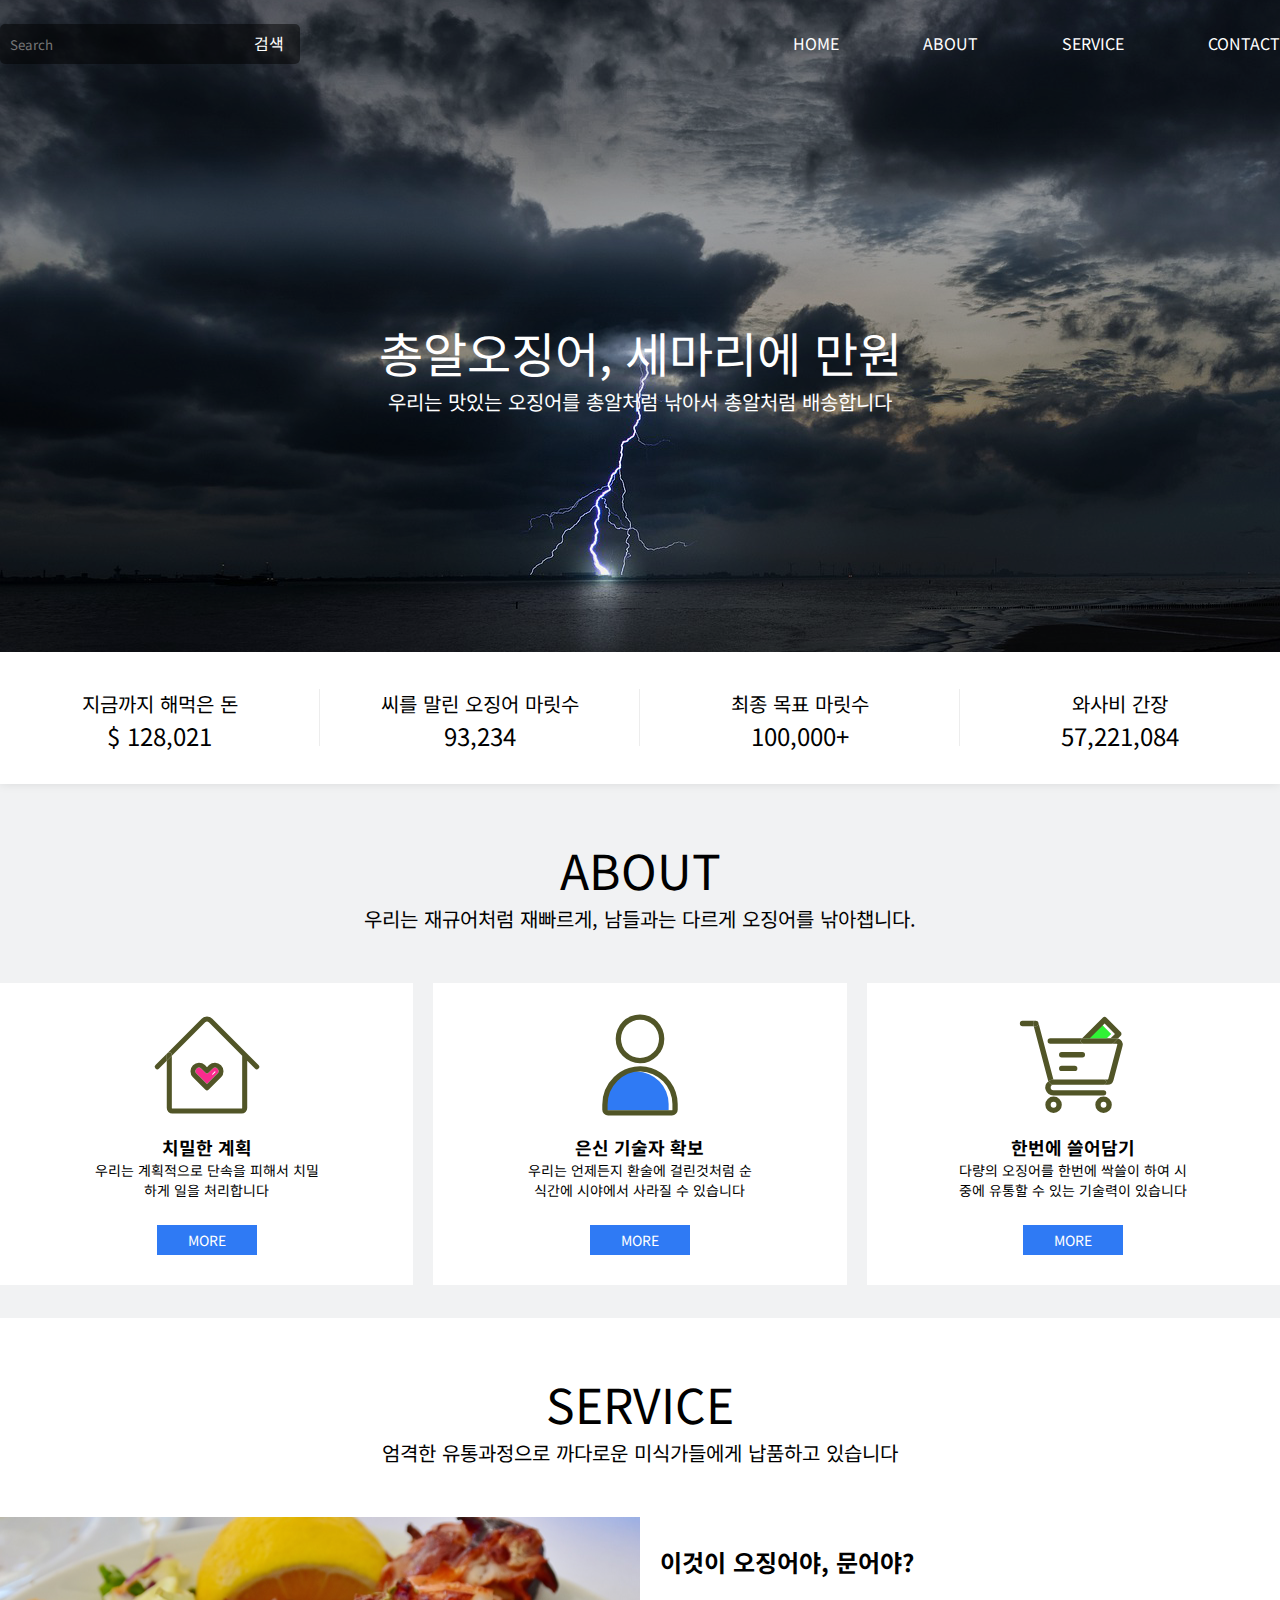
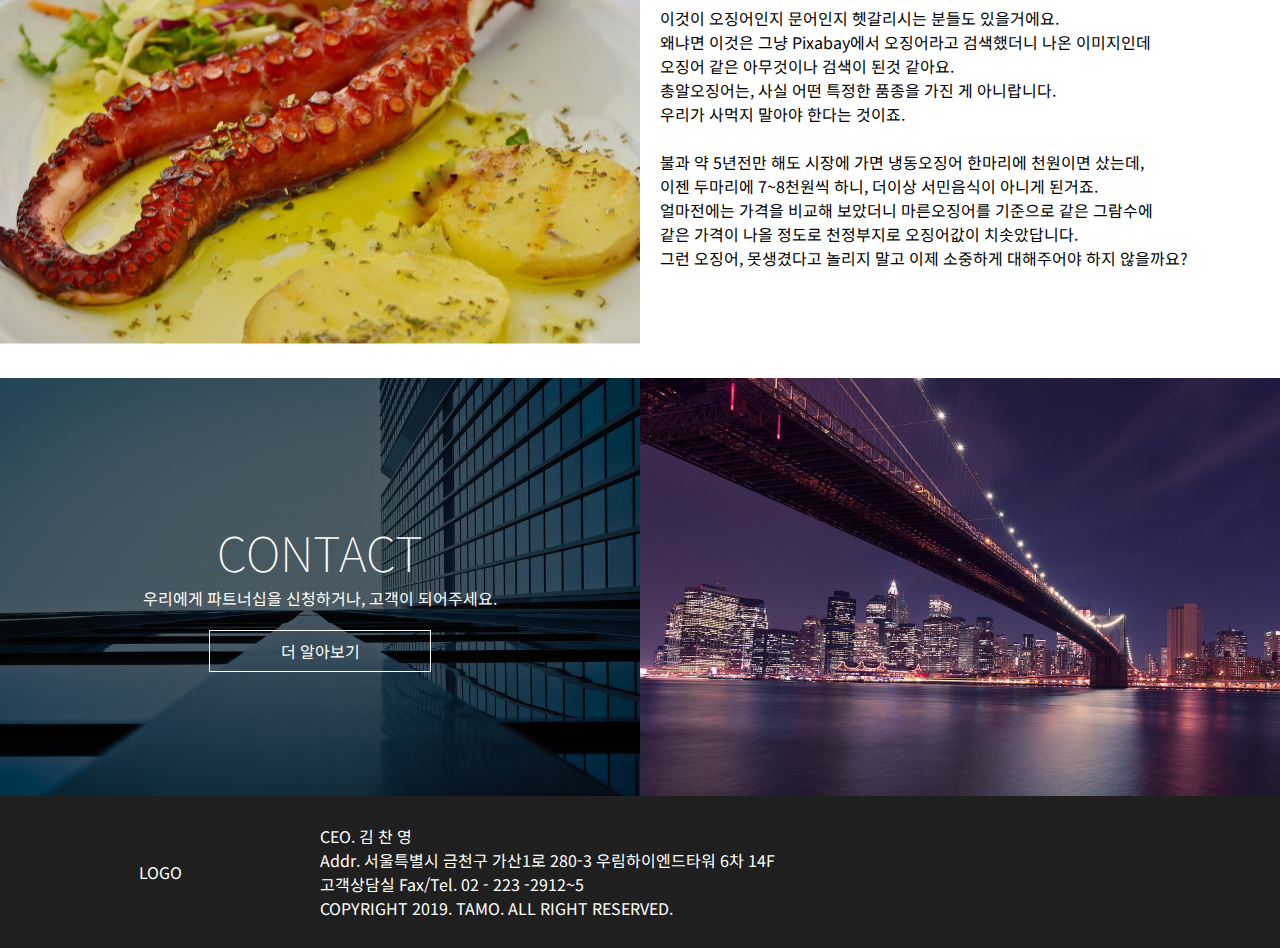
<file: prac01-1/index.html>
<!DOCTYPE html>
<html lang="ko">
    <head>
        <meta charset="UTF-8">
        <meta http-equiv="X-UA-Compatible" content="IE=edge">
        <meta name="viewport" content="width=device-width, initial-scale=1.0">
        <title>Document</title>
        <link rel="stylesheet" href="main.css">
    </head>
    <body>
        <div class="wrap">
            <div class="intro_bg">
                <div class="header">
                    <div class="search_area">
                            <input type="serch" placeholder="Search">
                            <span>검색</span>
                    </div>
                    <ul class="nav">
                        <li><a href="#">HOME</a></li>
                        <li><a href="#">ABOUT</a></li>
                        <li><a href="#">SERVICE</a></li>
                        <li><a href="#">CONTACT</a></li>
                    </ul>
                </div>
                <div class="intro_text">
                    <h1>총알오징어, 세마리에 만원</h1>
                    <h4>우리는 맛있는 오징어를 총알처럼 낚아서 총알처럼 배송합니다</h4>
                </div>
            </div>
            <!--intro end-->
            <ul class="amount">
                <li>
                    <div>
                        <div class="contents1">지금까지 해먹은 돈</div>
                        <div class="result">$ 128,021</div>
                    </div>
                </li>
                <li>
                    <div>
                        <div class="contents1">씨를 말린 오징어 마릿수</div>
                        <div class="result">93,234</div>
                    </div>
                </li>
                <li>
                    <div>
                        <div class="contents1">최종 목표 마릿수</div>
                        <div class="result">100,000+</div>
                    </div>
                </li>
                <li>
                    <div>
                        <div class="contents1">와사비 간장</div>
                        <div class="result">57,221,084</div>
                    </div>
                </li>
            </ul>
            <!--amount end-->
            <div class="main_text0">
                <h1>ABOUT</h1>
                <div class="contents1">우리는 재규어처럼 재빠르게, 남들과는 다르게 오징어를 낚아챕니다.</div>

                <ul class="icons">
                    <li>
                        <div class="icon_img">
                            <img src="../images/icon03.svg" alt="icon3">
                        </div>
                        <div class="text_bold">치밀한 계획</div>
                        <div class="contents3">
                            우리는 계획적으로 단속을 피해서 치밀하게 일을 처리합니다
                        </div>
                        <div class="more">MORE</div>
                    </li>
                    <li>
                        <div class="icon_img">
                            <img src="../images/icon01.svg" alt="icon1">
                        </div>
                        <div class="text_bold">은신 기술자 확보</div>
                        <div class="contents3">
                            우리는 언제든지 환술에 걸린것처럼 순식간에 시야에서 사라질 수 있습니다
                        </div>
                        <div class="more">MORE</div>
                    </li>
                    <li>
                        <div class="icon_img">
                            <img src="../images/icon02.svg" alt="icon2">
                        </div>
                        <div class="text_bold">한번에 쓸어담기</div>
                        <div class="contents3">
                            다량의 오징어를 한번에 싹쓸이 하여 시중에 유통할 수 있는 기술력이 있습니다
                        </div>
                        <div class="more">MORE</div>
                    </li>
                </ul>
            </div>
            <!--main_text0 end-->
            <div class="main_text1">
                <h1>SERVICE</h1>
                <div class="contents1">엄격한 유통과정으로 까다로운 미식가들에게 납품하고 있습니다</div>

                <div class="service">
                    <div class="food_photo">
                        <img src="../images/food.png" alt="food">
                    </div>
                    
                    <div class="contents2">
                        <h2>이것이 오징어야, 문어야?</h2>

                        이것이 오징어인지 문어인지 헷갈리시는 분들도 있을거에요. 
                        <br>왜냐면 이것은 그냥 Pixabay에서 오징어라고 검색했더니 나온 이미지인데 
                        <br>오징어 같은 아무것이나 검색이 된것 같아요. 
                        <br>총알오징어는, 사실 어떤 특정한 품종을 가진 게 아니랍니다.
                        <br>우리가 사먹지 말아야 한다는 것이죠. 
                        <br>
                        <br>불과 약 5년전만 해도 시장에 가면 냉동오징어 한마리에 천원이면 샀는데, 
                        <br>이젠 두마리에 7~8천원씩 하니, 더이상 서민음식이 아니게 된거죠. 
                        <br>얼마전에는 가격을 비교해 보았더니 마른오징어를 기준으로 같은 그람수에 
                        <br>같은 가격이 나올 정도로 천정부지로 오징어값이 치솟았답니다. 
                        <br>그런 오징어, 못생겼다고 놀리지 말고 이제 소중하게 대해주어야 하지 않을까요?
                    </div>
                </div>
            </div>
            <!--main_text1 end-->
            <div class="main_text2">
                <ul>
                    <li>
                        <div><h1>CONTACT</h1></div>
                        <div>우리에게 파트너십을 신청하거나, 고객이 되어주세요.</div>
                        <div class="more2">더 알아보기</div>
                    </li>
                    <li></li>
                </ul>
            </div>
            <!--main_text2 end-->
            <footer>
                <div class="logo">LOGO</div>
                <div class="info">
                    CEO. 김 찬 영 <br>
                    Addr. 서울특별시 금천구 가산1로 280-3 우림하이엔드타워 6차 14F <br>
                    고객상담실 Fax/Tel. 02 - 223 -2912~5 <br>
                    COPYRIGHT 2019. TAMO. ALL RIGHT RESERVED.
                </div>
            </footer>
        </div>
    </body>
</html>
</file>
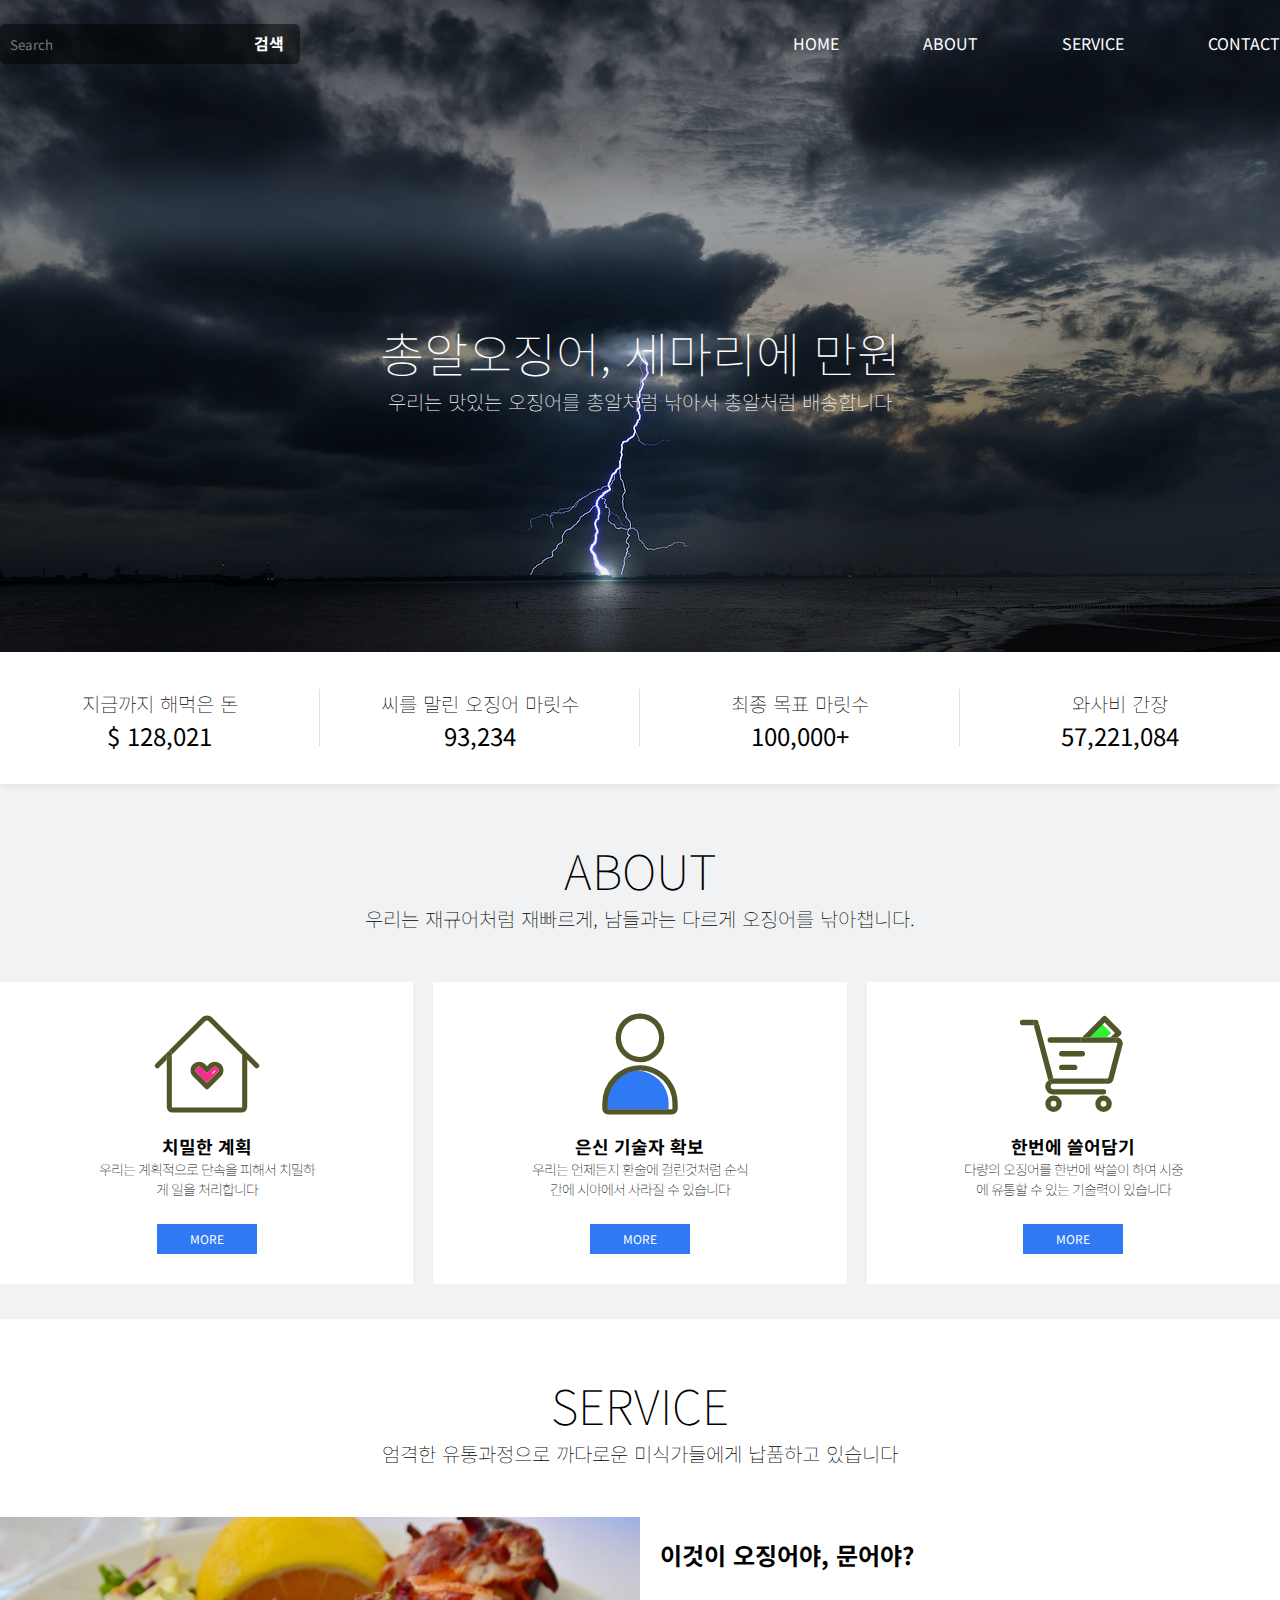
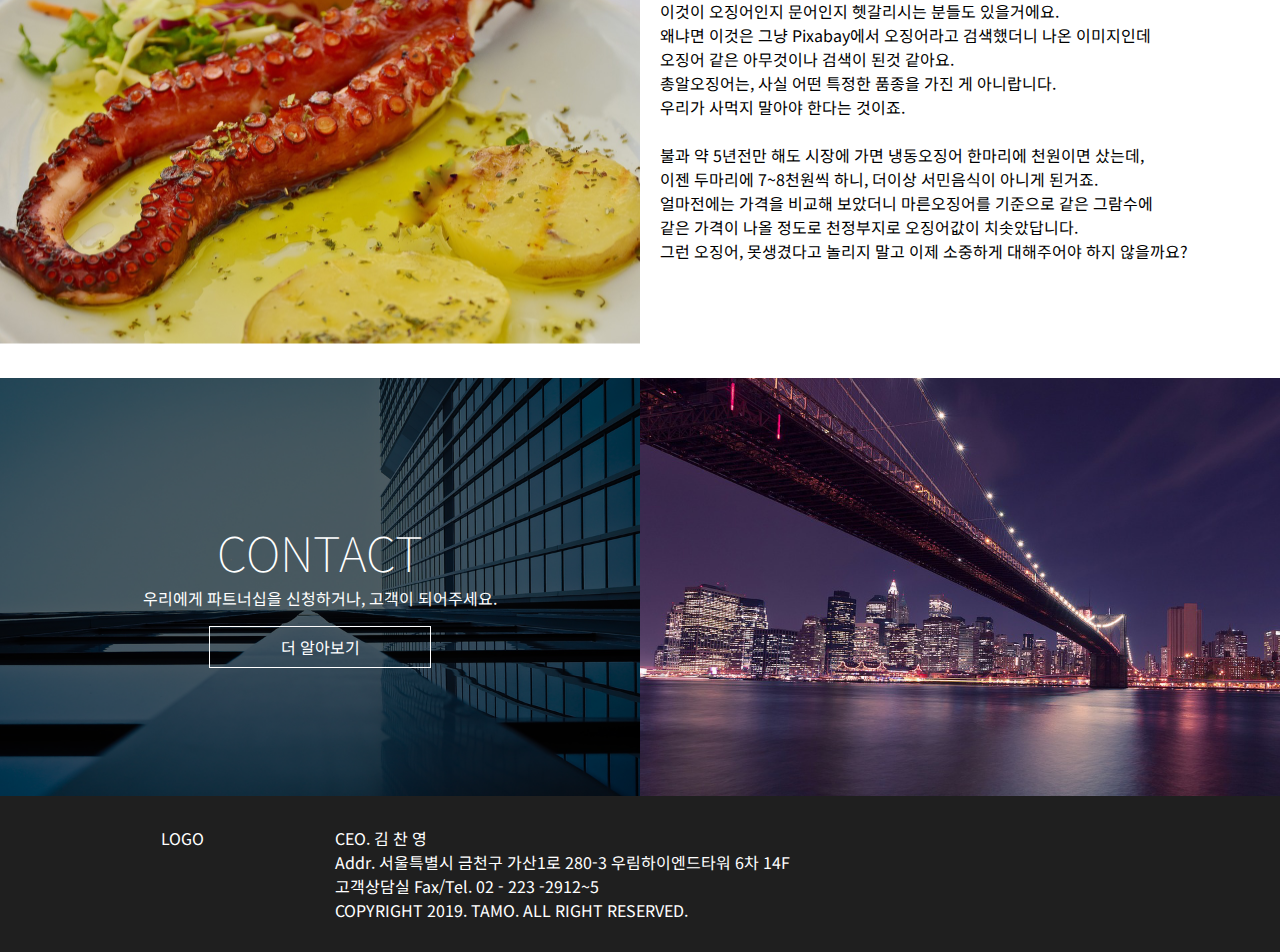
<file: prac01/index.html>
<!DOCTYPE html>
<html lang="ko">
    <head>
        <meta charset="UTF-8">
        <meta http-equiv="X-UA-Compatible" content="IE=edge">
        <meta name="viewport" content="width=device-width, initial-scale=1.0">
        <title>Document</title>
        <link rel="stylesheet" href="main.css">
    </head>
    <body>
        <div class="wrap">
            <div class="intro_bg">
                <div class="header" id="link_header">
                    <div class="search_area">
                        <form action="#">
                            <input type="search" placeholder="Search">
                            <span>검색</span>
                        </form>
                    </div>
                    <ul class="nav">
                        <li><a href="#link_header">HOME</a></li>
                        <li><a href="#link_main_text0">ABOUT</a></li>
                        <li><a href="#link_main_text1">SERVICE</a></li>
                        <li><a href="#link_main_text2">CONTACT</a></li>
                    </ul>
                </div>
                <div class="intro_text">
                    <h1>총알오징어, 세마리에 만원</h1>
                    <h4 class="contents1">우리는 맛있는 오징어를 총알처럼 낚아서 총알처럼 배송합니다</h4>
                </div>
            </div>
            <!--intro end-->
            <ul class="amount">
                <li>
                    <div>
                        <div class="contents1">지금까지 해먹은 돈</div>
                        <div class="result">$ 128,021</div>
                    </div>
                </li>
                <li>
                    <div>
                        <div class="contents1">씨를 말린 오징어 마릿수</div>
                        <div class="result">93,234</div>
                    </div>
                </li>
                <li>
                    <div>
                        <div class="contents1">최종 목표 마릿수</div>
                        <div class="result">100,000+</div>
                    </div>
                </li>
                <li>
                    <div>
                        <div class="contents1">와사비 간장</div>
                        <div class="result">57,221,084</div>
                    </div>
                </li> 
            </ul>
            <!--amount end-->
            <div class="main_text0" id="link_main_text0">
                <h1>ABOUT</h1>
                <div class="contents1">우리는 재규어처럼 재빠르게, 남들과는 다르게 오징어를 낚아챕니다.</div>

                <ul class="icons">
                    <li>
                        <div class="icon_img">
                            <img src="../images/icon03.svg" alt="">
                        </div>
                        <div class="contents1_bold">치밀한 계획</div>
                        <div class="contents3">
                            우리는 계획적으로 단속을 피해서 치밀하게 일을 처리합니다
                        </div>
                        <div class="more">MORE</div>
                    </li>
                    <li>
                        <div class="icon_img">
                            <img src="../images/icon01.svg" alt="">
                        </div>
                        <div class="contents1_bold">은신 기술자 확보</div>
                        <div class="contents3">
                            우리는 언제든지 환술에 걸린것처럼 순식간에 시야에서 사라질 수 있습니다
                        </div>
                        <div class="more">MORE</div>
                    </li>
                    <li>
                        <div class="icon_img">
                            <img src="../images/icon02.svg" alt="">
                        </div>
                        <div class="contents1_bold">한번에 쓸어담기</div>
                        <div class="contents3">
                            다량의 오징어를 한번에 싹쓸이 하여 시중에 유통할 수 있는 기술력이 있습니다
                        </div>
                        <div class="more">MORE</div>
                    </li>
                </ul>
            </div>
            <div class="main_text1" id="link_main_text1">
                <h1>SERVICE</h1>
                <div class="contents1">엄격한 유통과정으로 까다로운 미식가들에게 납품하고 있습니다</div>
                <div class="service">
                    <div class="food_photo">
                        <img src="../images/food.png" alt="food">
                    </div>
                    <div class="contents2">
                        <h2>이것이 오징어야, 문어야?</h2>

                        이것이 오징어인지 문어인지 헷갈리시는 분들도 있을거에요. 
                        <br>왜냐면 이것은 그냥 Pixabay에서 오징어라고 검색했더니 나온 이미지인데 
                        <br>오징어 같은 아무것이나 검색이 된것 같아요. 
                        <br>총알오징어는, 사실 어떤 특정한 품종을 가진 게 아니랍니다.
                        <br>우리가 사먹지 말아야 한다는 것이죠. 
                        <br>
                        <br>불과 약 5년전만 해도 시장에 가면 냉동오징어 한마리에 천원이면 샀는데, 
                        <br>이젠 두마리에 7~8천원씩 하니, 더이상 서민음식이 아니게 된거죠. 
                        <br>얼마전에는 가격을 비교해 보았더니 마른오징어를 기준으로 같은 그람수에 
                        <br>같은 가격이 나올 정도로 천정부지로 오징어값이 치솟았답니다. 
                        <br>그런 오징어, 못생겼다고 놀리지 말고 이제 소중하게 대해주어야 하지 않을까요?
                    </div>
                </div>
            </div>
            <div class="main_text2" id="link_main_text2">
                <ul>
                    <li>
                        <div><h1>CONTACT</h1></div>
                        <div>우리에게 파트너십을 신청하거나, 고객이 되어주세요.</div>
                        <div class="more2">
                            더 알아보기
                        </div>
                    </li>
                    <li></li>
                </ul>
            </div>
            <footer>
                <div>
                    LOGO
                </div>
                <div>
                    CEO. 김 찬 영 <br>
                    Addr. 서울특별시 금천구 가산1로 280-3 우림하이엔드타워 6차 14F <br>
                    고객상담실 Fax/Tel. 02 - 223 -2912~5 <br>
                    COPYRIGHT 2019. TAMO. ALL RIGHT RESERVED.
                </div>
            </footer>
        </div>
    </body>
</html>
</file>
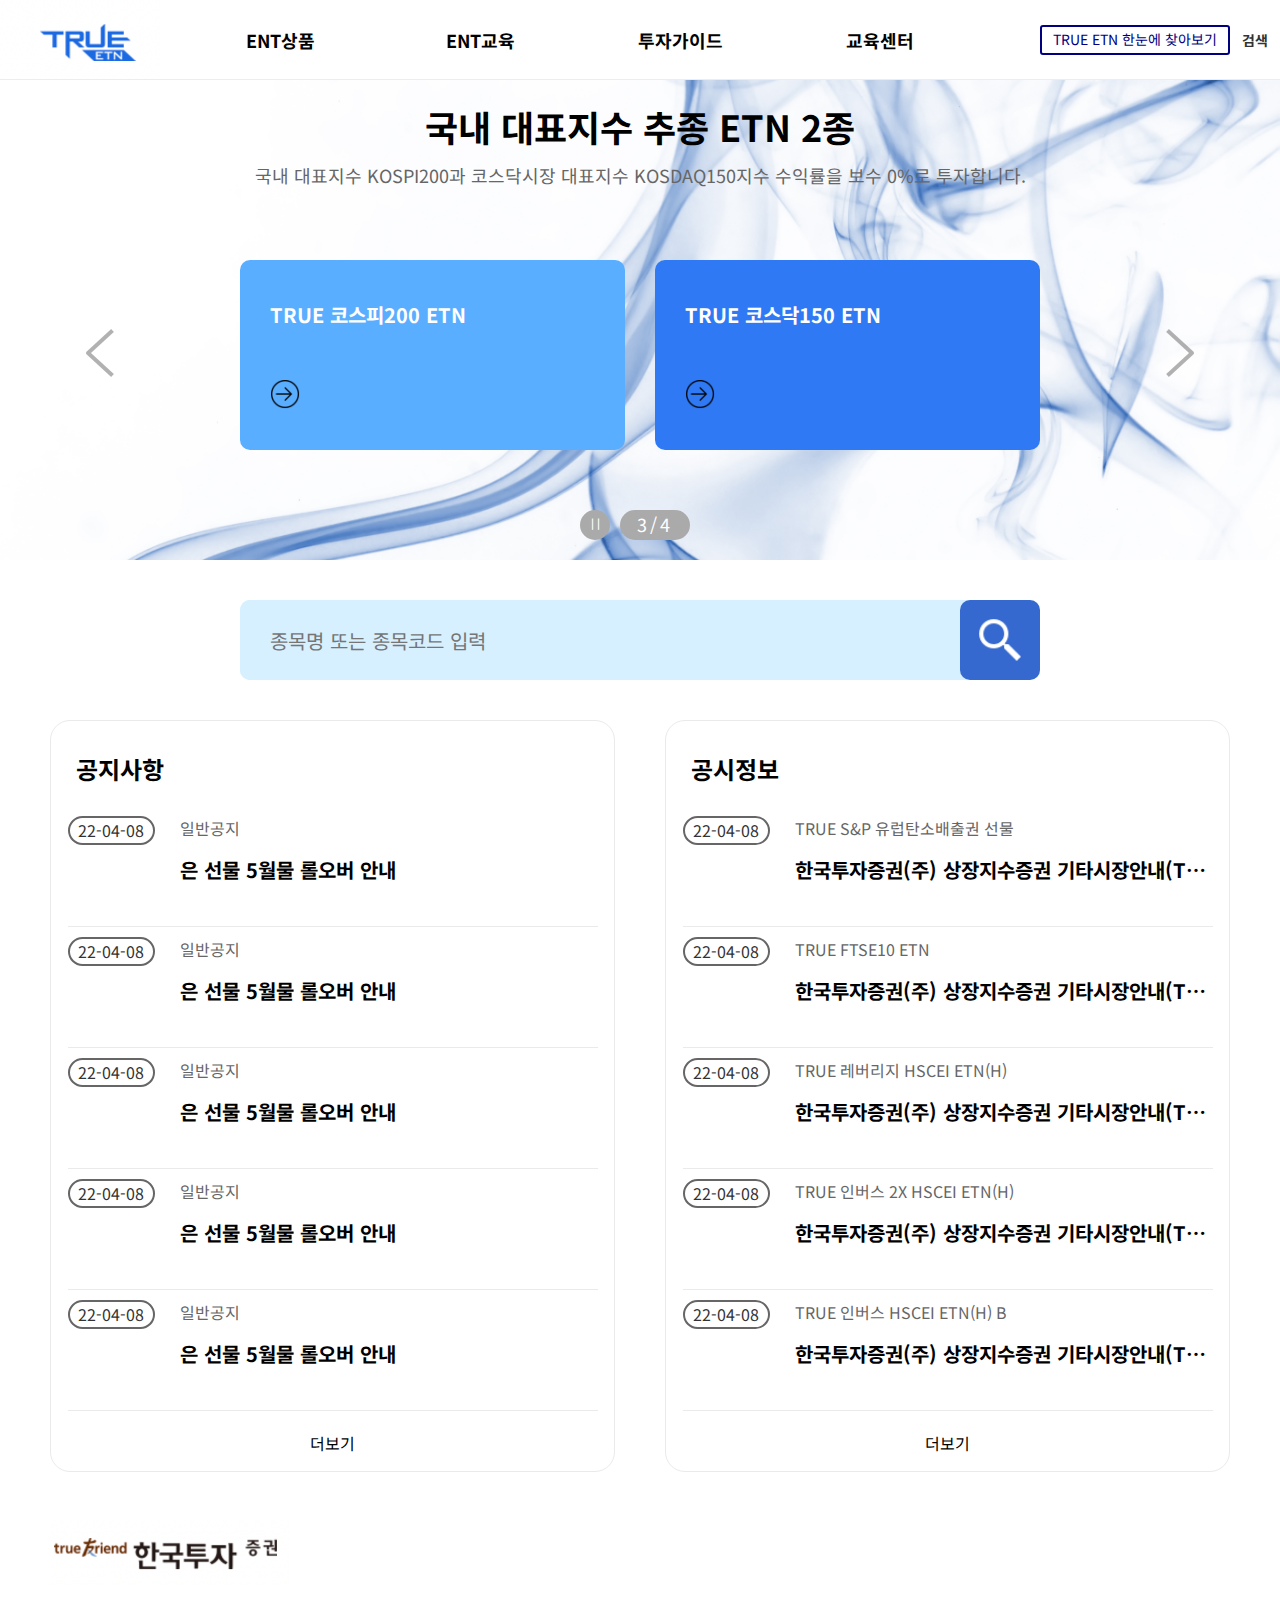
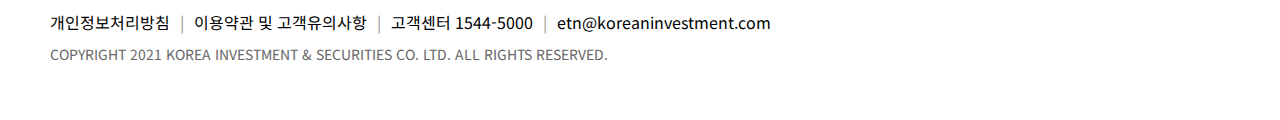
<file: prac02/index.html>
<!DOCTYPE html>
<html lang="ko">
    <head>
        <meta charset="UTF-8">
        <meta http-equiv="X-UA-Compatible" content="IE=edge">
        <meta name="viewport" content="width=device-width, initial-scale=1.0">
        <title>Document</title>
        <link rel="stylesheet" href="main.css">
    </head>
    <body>
        <header>
            <div class="inner_wrap">
                <h1 class="logo">
                    <img src="../images/logo01.png" alt="logo">
                </h1>
                <ul class="nav">
                    <li><a href="#">ENT상품</a></li>
                    <li><a href="#">ENT교육</a></li>
                    <li><a href="#">투자가이드</a></li>
                    <li><a href="#">교육센터</a></li>
                </ul>
                <div class="side">
                    <div class="sub_menu">TRUE ETN 한눈에 찾아보기</div>
                    <div class="search">검색</div>
                </div>
            </div>
        </header>
        <!--header end-->
        <div class="main_text0">
            <div class="title">
                <h2>국내 대표지수 추종 ETN 2종</h2>
                <p>국내 대표지수 KOSPI200과 코스닥시장 대표지수 KOSDAQ150지수 수익률을 보수 0%로 투자합니다.</p>
            </div>

            <ul class="kospi_kosdaq">
                <li>
                    <a href="#">
                        <div class="kospi">
                            <h4>TRUE 코스피200 ETN</h4>
                            <div class="more">
                                <img src="../images/right.png" alt="right">
                            </div>
                        </div>
                    </a>
                </li>
                <li>
                    <a href="#">
                        <div class="kosdaq">
                            <h4>TRUE 코스닥150 ETN</h4>
                            <div class="more">
                                <img src="../images/right.png" alt="right">
                            </div>
                        </div>
                    </a>
                </li>
            </ul>
            <div class="page_prev">
                <img src="../images/page_prev.png" alt="arrow01">
            </div>
            <div class="page_next">
                <img src="../images/page_next.png" alt="arrow02">
            </div>
            <div class="page_ctrl">
                <div class="stop">| |</div>
                <div class="pages">3/4</div>
            </div>
        </div>
        <!--main_text0 end-->
        <div class="search_area">
            <input type="search" id="search" placeholder="종목명 또는 종목코드 입력">
            <div class="search_icon" id="search">
                <img src="../images/search.png" alt="search">
            </div>
        </div>
        <!--search_area end-->
        <div class="main_text1">
            <ul>

                <li>
                    <h2>공지사항</h2>
                    <ul class="notice_wrap">
                        <li>
                            <a href="#">
                            <div class="date">22-04-08</div>
                            <div class="text">
                                <div class="category">일반공지</div>
                                <div class="title">은 선물 5월물 롤오버 안내</div>
                            </div>
                            </a>
                        </li>
                        <li>
                            <a href="#">
                            <div class="date">22-04-08</div>
                            <div class="text">
                                <div class="category">일반공지</div>
                                <div class="title">은 선물 5월물 롤오버 안내</div>
                            </div>
                            </a>
                        </li>
                        <li>
                            <a href="#">
                            <div class="date">22-04-08</div>
                            <div class="text">
                                <div class="category">일반공지</div>
                                <div class="title">은 선물 5월물 롤오버 안내</div>
                            </div>
                            </a>
                        </li>
                        <li>
                            <a href="#">
                            <div class="date">22-04-08</div>
                            <div class="text">
                                <div class="category">일반공지</div>
                                <div class="title">은 선물 5월물 롤오버 안내</div>
                            </div>
                            </a>
                        </li>
                        <li>
                            <a href="#">
                            <div class="date">22-04-08</div>
                            <div class="text">
                                <div class="category">일반공지</div>
                                <div class="title">은 선물 5월물 롤오버 안내</div>
                            </div>
                            </a>
                        </li>
                    </ul>
                    <div class="more">더보기</div>
                </li>

                <li>
                    <h2>공시정보</h2>
                    <ul class="notice_wrap">
                        <li>
                            <a href="#">
                            <div class="date">22-04-08</div>
                            <div class="text">
                                <div class="category">TRUE S&P 유럽탄소배출권 선물</div>
                                <div class="title">한국투자증권(주) 상장지수증권 기타시장안내(TRUE S&P 유럽탄소배출권 선물 ETN(H)</div>
                            </div>
                            </a>
                        </li>
                        <li>
                            <a href="#">
                            <div class="date">22-04-08</div>
                            <div class="text">
                                <div class="category">TRUE FTSE10 ETN</div>
                                <div class="title">한국투자증권(주) 상장지수증권 기타시장안내(TRUE FTSE10 ETN)</div>
                            </div>
                            </a>
                        </li>
                        <li>
                            <a href="#">
                            <div class="date">22-04-08</div>
                            <div class="text">
                                <div class="category">TRUE 레버리지 HSCEI ETN(H)</div>
                                <div class="title">한국투자증권(주) 상장지수증권 기타시장안내(TRUE 레버리지 HSCEI ETN(H))</div>
                            </div>
                            </a>
                        </li>
                        <li>
                            <a href="#">
                            <div class="date">22-04-08</div>
                            <div class="text">
                                <div class="category">TRUE 인버스 2X HSCEI ETN(H)</div>
                                <div class="title">한국투자증권(주) 상장지수증권 기타시장안내(TRUE 인버스 2X HSCEI ETN(H))</div>
                            </div>
                            </a>
                        </li>
                        <li>
                            <a href="#">
                            <div class="date">22-04-08</div>
                            <div class="text">
                                <div class="category">TRUE 인버스 HSCEI ETN(H) B</div>
                                <div class="title">한국투자증권(주) 상장지수증권 기타시장안내(TRUE 인버스 HSCEI ETN(H) B)</div>
                            </div>
                            </a>
                        </li>
                    </ul>
                    <div class="more">더보기</div>
                </li>

            </ul>
        </div>
        <!--main_text1 end-->
        <footer>
            <div class="footer_logo">
                <img src="../images/footer_logo.png" alt="footlogo">
            </div>

            <ul class="foot_nav">
                <li><a href="#">개인정보처리방침</a></li>
                <li><a href="#">이용약관 및 고객유의사항</a></li>
                <li><a href="#">고객센터 1544-5000</a></li>
                <li><a href="#">etn@koreaninvestment.com</a></li>
            </ul>

            <div class="copyright">COPYRIGHT 2021 KOREA INVESTMENT & SECURITIES CO. LTD. ALL RIGHTS RESERVED.</div>
        </footer>
    </body>
</html>
</file>
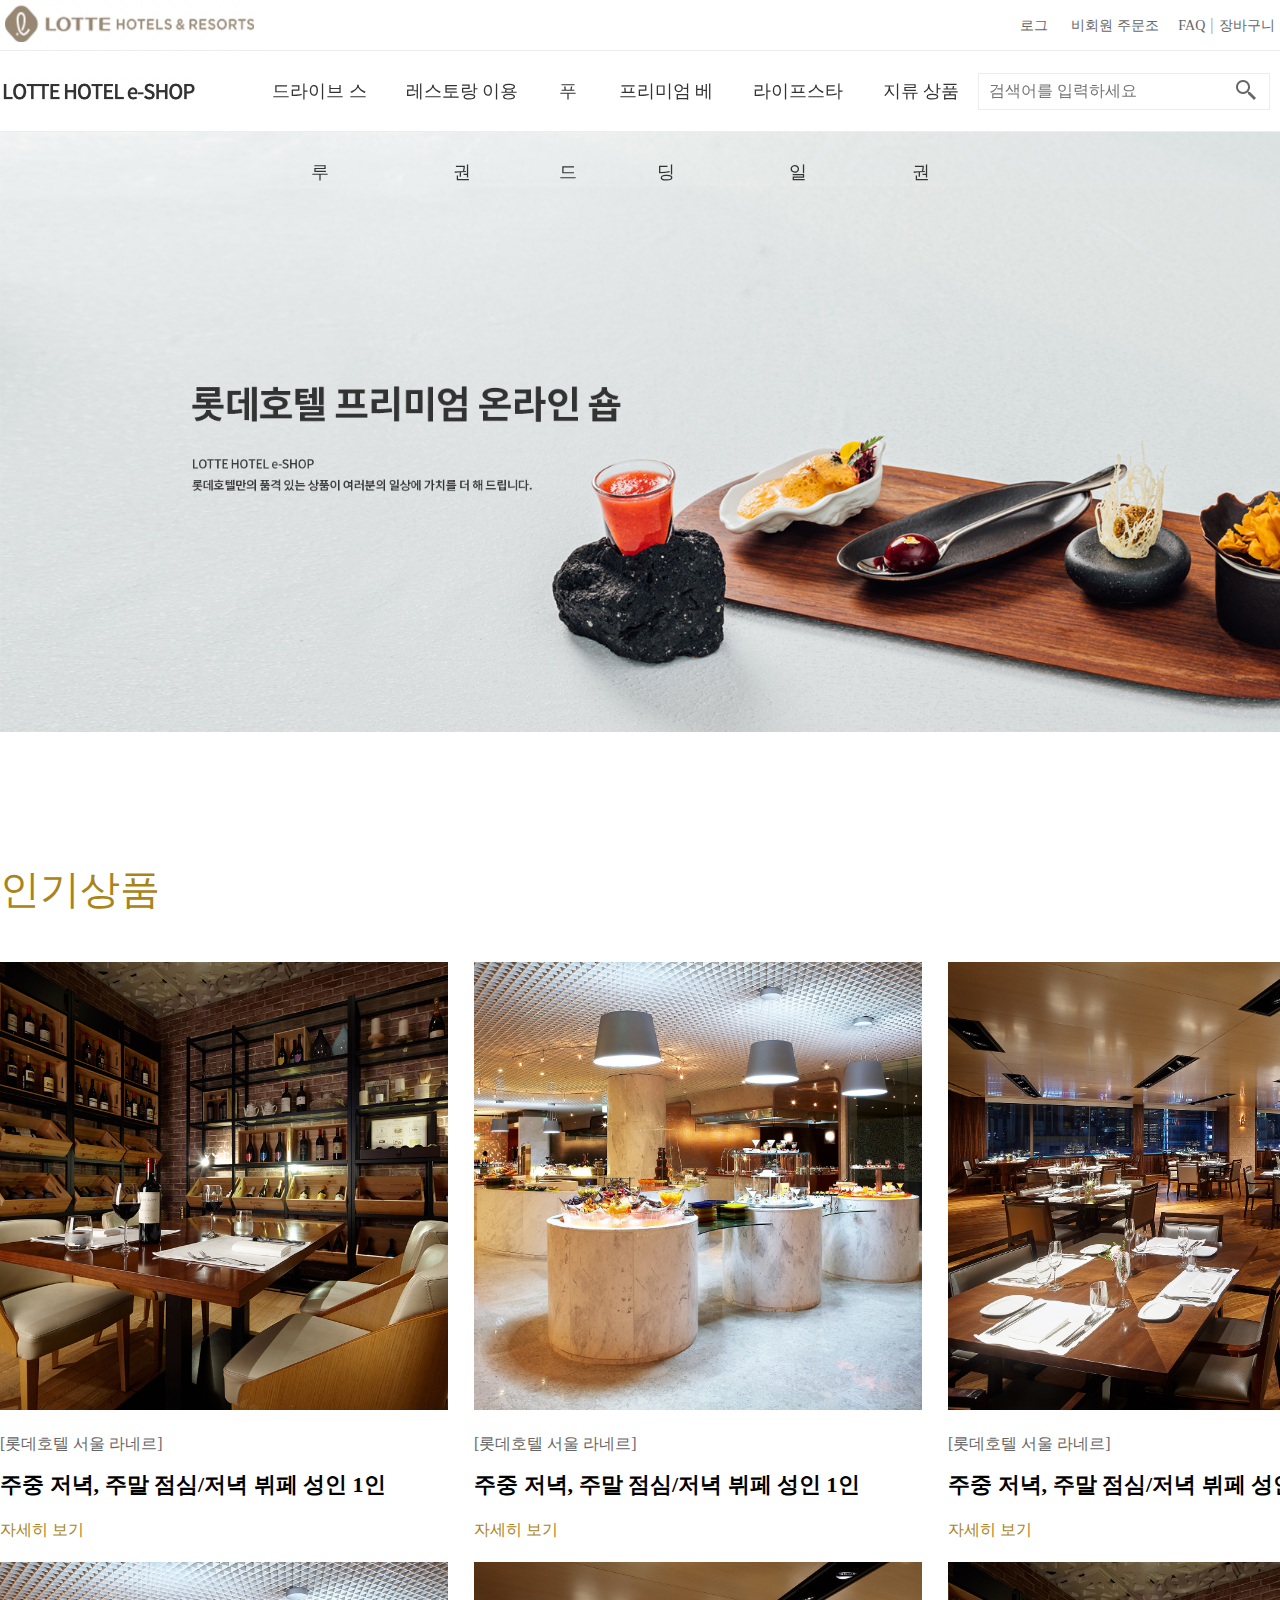
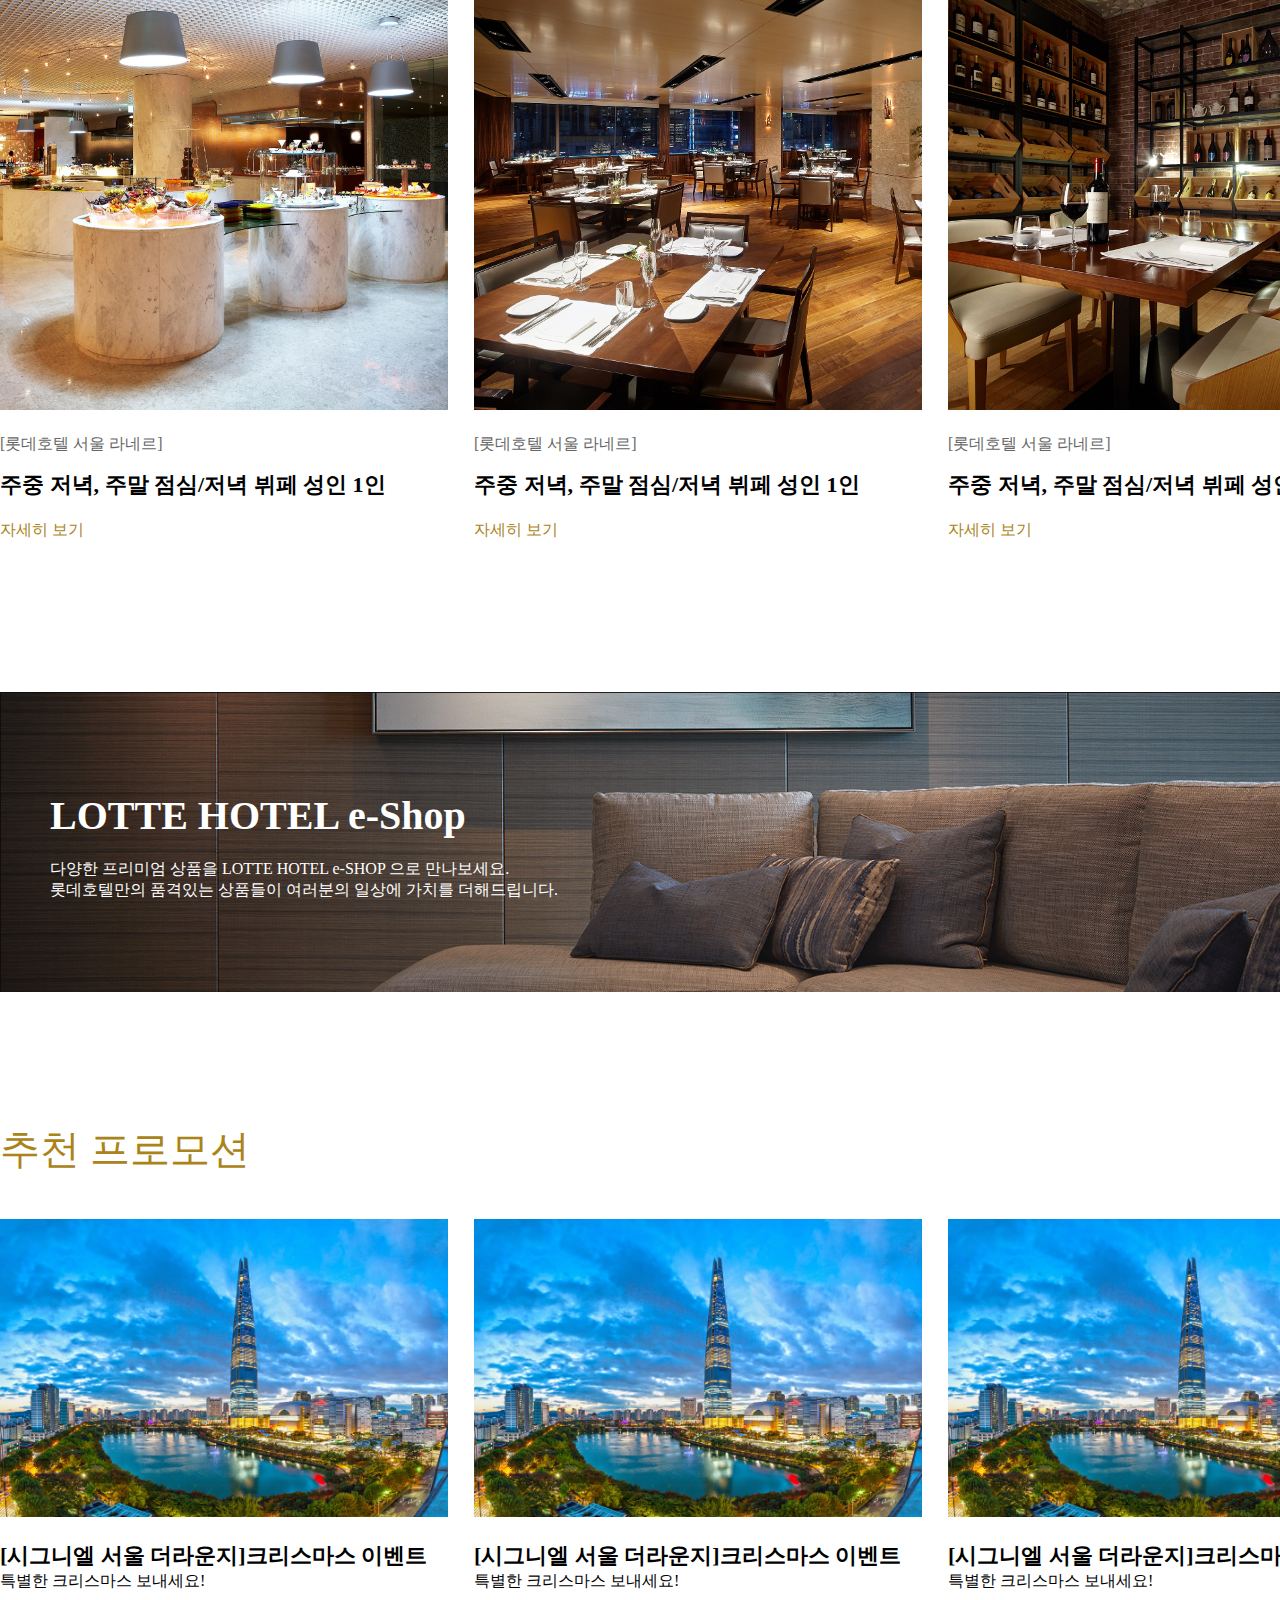
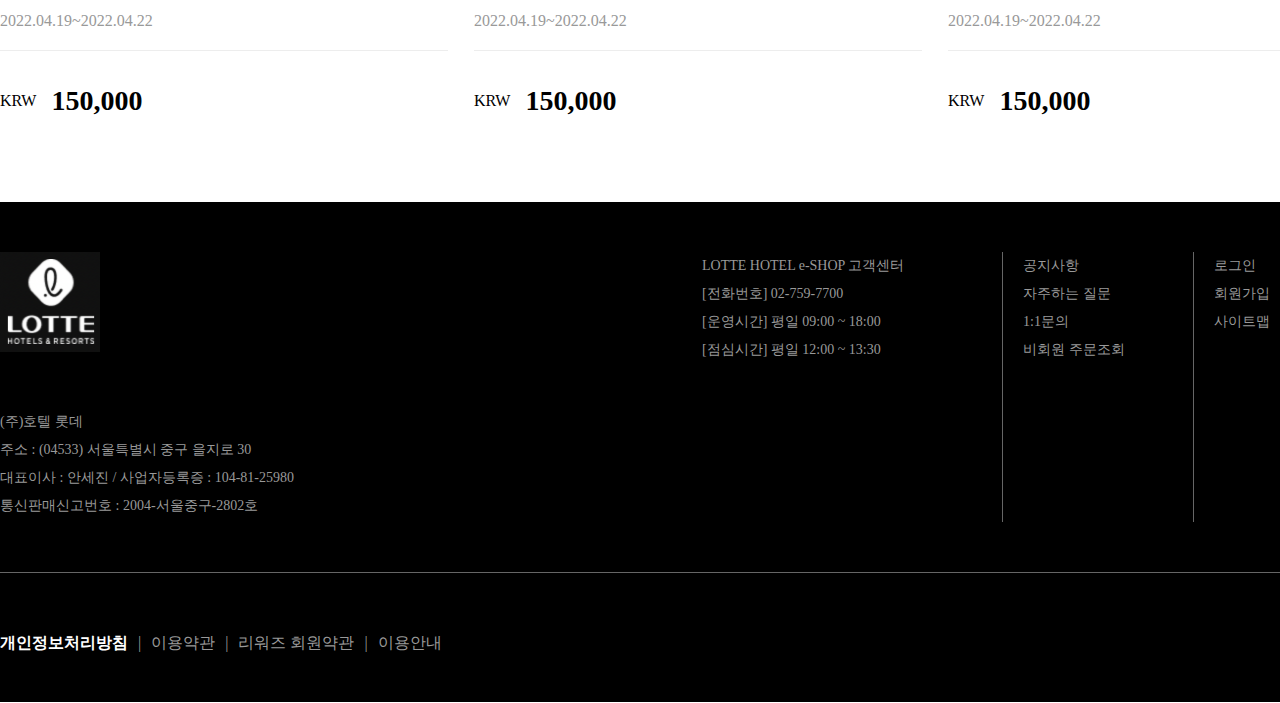
<file: prac03/index.html>
<!DOCTYPE html>
<html lang="en">
    <head>
        <meta charset="UTF-8">
        <title>Document</title>
        <link rel="stylesheet" href="main.css">
    </head>
    <body>
        <div class="wrap">
            <header>
                <div class="inner_wrap">
                    <h1><img src="../images/lotte_logo.png" alt="logo"></h1>

                    <ul>
                        <li><a href="#">로그인</a></li>
                        <li><a href="#">비회원 주문조회</a></li>
                        <li><a href="#">FAQ</a></li>
                        <li><a href="#">장바구니</a></li>
                    </ul>
                </div>  
            </header>
            <!--header end-->
            <nav>
                <div class="inner_wrap">
                    <div class="logo_img2">
                        <img src="../images/lotte_logo02.png" alt="logo02">
                    </div>

                    <ul class="nav">
                        <li><a href="#">드라이브 스루</a></li>
                        <li><a href="#">레스토랑 이용권</a></li>
                        <li><a href="#">푸드</a></li>
                        <li><a href="#">프리미엄 베딩</a></li>
                        <li><a href="#">라이프스타일</a></li>
                        <li><a href="#">지류 상품권</a></li>
                    </ul>

                    <div class="search_area">
                        <form action="#">
                            <input type="serach" placeholder="검색어를 입력하세요">
                            <img src="../images/search_gr.png" alt="search">
                        </form>
                    </div>
                </div>
            </nav>
            <!--nav end-->
            <div class="main_text0"></div>
            <!--main_text0 end-->
            <div class="main_text1">
                <div class="inner_wrap">
                    <h2>인기상품</h2>

                    <ul>
                        <li>
                            <a href="#">
                                <div class="main1_img">
                                    <img src="../images/lotte_img01.jpeg" alt="img01">
                                </div>
                                <p>[롯데호텔 서울 라네르]</p>
                                <h4>주중 저녁, 주말 점심/저녁 뷔페 성인 1인</h4>
                                <a href="#">자세히 보기</a>
                            </a>
                        </li>
                        <li>
                            <a href="#">
                                <div class="main1_img">
                                    <img src="../images/lotte_img02.jpeg" alt="img01">
                                </div>
                                <p>[롯데호텔 서울 라네르]</p>
                                <h4>주중 저녁, 주말 점심/저녁 뷔페 성인 1인</h4>
                                <a href="#">자세히 보기</a>
                            </a>
                        </li>
                        <li>
                            <a href="#">
                                <div class="main1_img">
                                    <img src="../images/lotte_img03.jpeg" alt="img01">
                                </div>
                                <p>[롯데호텔 서울 라네르]</p>
                                <h4>주중 저녁, 주말 점심/저녁 뷔페 성인 1인</h4>
                                <a href="#">자세히 보기</a>
                            </a>
                        </li>
                        <li>
                            <a href="#">
                                <div class="main1_img">
                                    <img src="../images/lotte_img02.jpeg" alt="img01">
                                </div>
                                <p>[롯데호텔 서울 라네르]</p>
                                <h4>주중 저녁, 주말 점심/저녁 뷔페 성인 1인</h4>
                                <a href="#">자세히 보기</a>
                            </a>
                        </li>
                        <li>
                            <a href="#">
                                <div class="main1_img">
                                    <img src="../images/lotte_img03.jpeg" alt="img01">
                                </div>
                                <p>[롯데호텔 서울 라네르]</p>
                                <h4>주중 저녁, 주말 점심/저녁 뷔페 성인 1인</h4>
                                <a href="#">자세히 보기</a>
                            </a>
                        </li>
                        <li>
                            <a href="#">
                                <div class="main1_img">
                                    <img src="../images/lotte_img01.jpeg" alt="img01">
                                </div>
                                <p>[롯데호텔 서울 라네르]</p>
                                <h4>주중 저녁, 주말 점심/저녁 뷔페 성인 1인</h4>
                                <a href="#">자세히 보기</a>
                            </a>
                        </li>
                    </ul>
                </div>
            </div>
            <!--main_text1 ent-->
            <div class="main_text2">
                <div class="main_text2_bg">
                    <h2>LOTTE HOTEL e-Shop</h2>

                    <p>
                        다양한 프리미엄 상품을 LOTTE HOTEL e-SHOP 으로 만나보세요.<br>
                        롯데호텔만의 품격있는 상품들이 여러분의 일상에 가치를 더해드립니다.
                    </p>
                </div>
            </div>
            <!--main_text2 end-->
            <div class="main_text3">
                <div class="inner_wrap">
                    <div class="title">
                        <h2>추천 프로모션</h2>
                        <a href="#">프로모션 더보기</a>
                    </div>

                    <ul>
                        <li>
                            <a href="#">
                                <figure class="main3_img">
                                    <img src="../images/lotte_img04.jpeg" alt="img04">
                                    <figcaption>자세히 보기</figcaption>
                                </figure>
                                <h4>[시그니엘 서울 더라운지]크리스마스 이벤트</h4>
                                <p>특별한 크리스마스 보내세요!</p>
                                <p class="date">2022.04.19~2022.04.22</p>
                                <div class="price">
                                    <a>KRW</a>
                                    <p>150,000</p>
                                </div>
                            </a>
                        </li>
                        <li>
                            <a href="#">
                                <figure class="main3_img">
                                    <img src="../images/lotte_img04.jpeg" alt="img04">
                                    <figcaption>자세히 보기</figcaption>
                                </figure>
                                <h4>[시그니엘 서울 더라운지]크리스마스 이벤트</h4>
                                <p>특별한 크리스마스 보내세요!</p>
                                <p class="date">2022.04.19~2022.04.22</p>
                                <div class="price">
                                    <a>KRW</a>
                                    <p>150,000</p>
                                </div>
                            </a>
                        </li>
                        <li>
                            <a href="#">
                                <figure class="main3_img">
                                    <img src="../images/lotte_img04.jpeg" alt="img04">
                                    <figcaption>자세히 보기</figcaption>
                                </figure>
                                <h4>[시그니엘 서울 더라운지]크리스마스 이벤트</h4>
                                <p>특별한 크리스마스 보내세요!</p>
                                <p class="date">2022.04.19~2022.04.22</p>
                                <div class="price">
                                    <a>KRW</a>
                                    <p>150,000</p>
                                </div>
                            </a>
                        </li>
                    </ul>
                </div>
            </div>
            <!--main_text3 end-->
            <footer>
                <div class="inner_wrap">
                    <div class="f_top">
                        <div class="f_name">
                            <h2>
                                <img src="../images/f_logo.png" alt="f_logo">
                            </h2>
                            <p>
                                (주)호텔 롯데<br>
                                주소 : (04533) 서울특별시 중구 을지로 30<br>
                                대표이사 : 안세진 / 사업자등록증 : 104-81-25980<br>
                                통신판매신고번호 : 2004-서울중구-2802호
                            </p>
                        </div>
                        <ul>
                            <li>
                                <p>
                                    LOTTE HOTEL e-SHOP 고객센터<br>
                                    [전화번호] 02-759-7700<br>
                                    [운영시간] 평일 09:00 ~ 18:00<br>
                                    [점심시간] 평일 12:00 ~ 13:30<br>
                                </p>
                            </li>
                            <li>
                                <ul class="f_nav1">
                                    <li><a href="#">공지사항</a></li>
                                    <li><a href="#">자주하는 질문</a></li>
                                    <li><a href="#">1:1문의</a></li>
                                    <li><a href="#">비회원 주문조회</a></li>
                                </ul>
                            </li>
                            <li>
                                <ul class="f_nav2">
                                    <li><a href="#">로그인</a></li>
                                    <li><a href="#">회원가입</a></li>
                                    <li><a href="#">사이트맵</a></li>
                                </ul>
                            </li>
                        </ul>
                    </div>
                    <div class="f_bottom">
                        <ul>
                            <li><a href="#">개인정보처리방침</a></li>
                            <li><a href="#">이용약관</a></li>
                            <li><a href="#">리워즈 회원약관</a></li>
                            <li><a href="#">이용안내</a></li>
                        </ul>
                    </div>
                </div>
            </footer>
        </div>
    </body>
</html>
</file>
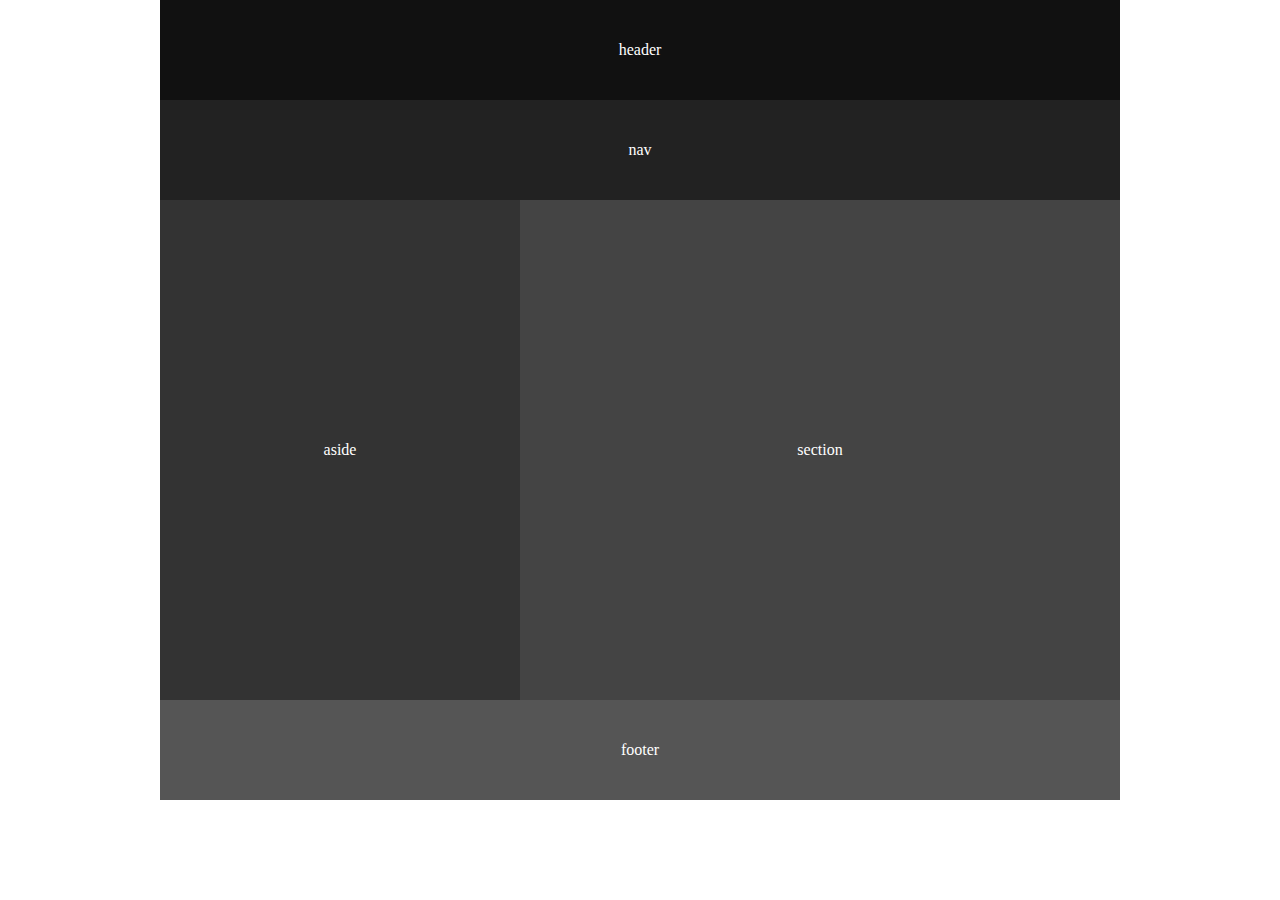
<file: layout01/inedx.html>
<!DOCTYPE html>
<html lang="en">
<head>
    <meta charset="UTF-8">
    <meta http-equiv="X-UA-Compatible" content="IE=edge">
    <meta name="viewport" content="width=device-width, initial-scale=1.0">
    <title>Document</title>
    <link rel="stylesheet" href="main.css">
</head>
<body>
    <div class="wrap">
        <header>header</header>
        <nav>nav</nav>
        <aside>aside</aside>
        <section>section</section>
        <footer>footer</footer>
    </div>
</body>
</html>
</file>
<file: prac01-1/main.css>
@charset "utf-8";

@import url('https://fonts.googleapis.com/css2?family=Noto+Sans+KR:wght@300&family=Sunflower:wght@300&display=swap');

*{
    padding: 0; margin: 0;
    list-style: none;
    text-decoration: none;
    color: #000;
    border-collapse: collapse;
    font-family: 'Noto Sans KR', sans-serif;
}

h1{
    font-size: 48px;
    font-weight: 100;
}

.contents1{
    font-size: 20px;
}

.contents3{
    font-size: 14px;
}

.result{
    font-size: 24px;
}

.text_bold{
    font-size: 18px;
    font-weight: bolder;
}

/* intro */

.intro_bg{
    width: 100%; height: 718px;
    background-image: url(../images/intro.png);
}

.header{
    display: flex;
    width: 1280px; height: 86px;
    margin: 0 auto;
}

.search_area{
    width: 300px; height: 40px;
    margin-top: 24px;
    border-radius: 5px;
    background-color: rgba(0,0,0,0.5);
}

.search_area > input{
    width: 240px; height: 100%;
    border: none;
    padding-left: 10px;
    color: #FFFFFFA6;
    background-color: transparent;
}

.search_area > span{
    width: 50px; height: 100%;
    padding-right: 10px;
    font-size: 16px;
    color: #fff;
}

.nav{
    display: flex;
    justify-content: flex-end;
    width: calc(1280px - 300px);
    line-height: 86px;
}

.nav > li{
   margin-left: 84px;
}

.nav > li > a{
    color: #fff;
}

.intro_text{
    width: 100%; height: 57px;
    text-align: center;
    margin-top: calc(317px - 86px);
}

.intro_text > h1{
    font-size: 48px;
    color: #fff;
    font-weight: normal;
}

.intro_text h4{
    font-size: 20px;
    color: #fff;
    font-weight: normal;
}

/* amount */

.amount{
    display: flex;
    width: 1280px; height: 132px;
    margin: 0 auto;
    background-color: #fff;
    box-shadow: 0px 0px 10px rgba(0,0,0,0.1);

    position: relative;
    top: -66px;
}

.amount > li{
    flex: 1;
}

.amount > li > div{
    height: 57px;
    text-align: center;
    background-color: #fff;
    margin-top: 37px;
    border-right: 1px solid #ededed;
}

.amount > li:last-child > div{
    border-right: none;
}

/* main_text0 */

.main_text0{
    width: 100%; height: 600px;
    background-color: #F1F2F3;
    margin-top: -132px;
    padding: 116px 0;
    box-sizing: border-box;
}

.main_text0 > h1{
    font-size: 48px;
    font-weight: normal;
    text-align: center;
}

.main_text0 > .contents1{
    text-align: center;
}

.icons{
    display: flex;
    width: 1280px; height: 302px;
    margin: 50px auto;
}

.icons > li{
    flex: 1;
    width: 413px; height: 100%;
    background-color: #fff;
    text-align: center;
    margin-right: 20px;
}

.icons > li:last-child{
    margin-right: 0;
}

.icons > li > .icon_img{
    margin-top: 18px;
}

.icons .contents3{
    width: 230px;
    margin: 0 auto;
}

.icons > li > .more{
    width: 100px; height: 30px;
    line-height: 30px;
    background-color: #2F7AF4;
    color: #fff;
    font-size: 14px;
    margin: 25px auto;
    cursor: pointer;
}

/* main_text1 */

.main_text1{
    width: 1280px; height: 660px;
    margin: 0 auto;
}

.main_text1 > h1{
    font-size: 48px;
    font-weight: normal;
    text-align: center;
    padding-top: 50px;
}

.main_text1 > .contents1{ text-align: center;}

.service{
    display: flex;
    width: 1280px; height: 426px;
    margin-top: 50px;
    /* box-sizing: border-box; */
}

.service > .food_photo{ flex: 1; margin-right: 20px;}
.service > .contents2{ flex: 1;}

.service > .contents2 > h2{
    font-weight: bold;
    margin: 27px auto;
}

/* main_text3 */

.main_text2{
    width: 100%; height: 418px;
    background-image: url(../images/contact.png);
    background-repeat: no-repeat;
    background-size: cover;
}

.main_text2 > ul{
    display: flex;
    padding-top: 138px;
}

.main_text2 > ul > li{
    flex: 1;
    text-align: center;
    margin: auto 0;
}

.main_text2 > ul > li > div > h1,
.main_text2 > ul > li > div{
    color: #fff;
}

.more2{
    width: 220px; height: 40px;
    line-height: 40px;
    border: 1px solid #fff;
    margin: 20px auto 0 auto;
    cursor: pointer;
}

/* footer */
footer{
    display: flex;
    width: 100%; height: 152px;
    background-color: #1F1F1F;
}

footer > .logo{
    flex: 3;
    color: #fff;
    text-align: center;
    margin: auto 0;
}

footer > .info{
    flex: 9;
    color: #fff;
    margin: auto 0;
}
</file>
<file: prac01/main.css>
@charset "utf-8";

@import url('https://fonts.googleapis.com/css2?family=Noto+Sans+KR:wght@300&family=Sunflower:wght@300&display=swap');

*{
    list-style: none;
    text-decoration: none;
    border-collapse: collapse;
    margin: 0; padding: 0;
    color: #000;
    font-family: 'Noto Sans KR', sans-serif;
}

h1{
    font-size: 48px;
    font-weight: 100;
}

.contents1{
    font-size: 20px;
    font-weight: 100;
}

.contents2{

}

.contents3{
    font-size: 14px;
    font-weight: 100;
}

.contents1_bold{
    font-size: 18px;
    font-weight: bolder;
}

.result{
    font-size: 24px;
}

.intro_bg{
    background-image: url(../images/intro.png);
    width: 100%; height: 718px;
}

.header{
    display: flex;
    width: 1280px;
    margin: 0 auto;
    height: 86px;
}

.search_area{
    width: 300px; height: 40px;
    background-color: rgba(0,0,0,0.5);
    border-radius: 5px;
    margin-top: 24px;
}
.search_area > form > input{
    border: none;
    width: 250px; height: 40px;
    padding-left: 10px;
    background: rgba(0,0,0,0.0);
}

.search_area > form > span{
    width: 50px;
    color: #fff;
    font-weight: bold;
    cursor: pointer;
}

.nav{
    display: flex;
    justify-content: flex-end;
    line-height: 86px;
    width: calc(1280px - 300px);
}

.nav > li{
    margin-left: 84px;
}

.nav > li > a{ color: #fff;}

.intro_text{
    width: 100%;
    margin: 231px auto 231px auto;
    text-align: center;
}

.intro_text > h1, .intro_text h4{ color: #fff;}

/* amount */
.amount{
    display: flex;
    width: 1280px; height: 132px;
    background-color: #fff;
    margin: 0 auto;
    box-shadow: 0px 0px 10px rgba(0,0,0,0.1);

    position: relative;
    top: -66px;
}

.amount > li{
    flex: 1;
}

.amount > li > div{
    text-align: center;
    border-right: 1px solid #e1e1e1;
    height: 57px;
    margin-top: 37px;
} 

/* .amount의 마지막 요소인 li의 div 선택 */
/* .amount > li > div:last-child 입력시 모든 div 선택됨 */
.amount > li:last-child > div{
    border-right: none;
}

/* main_text0 */

.main_text0{
    width: 100%; height: 601px;
    margin-top: -132px; /* position 줘버리면 다음 요소들도 계속 밀리기때문에 magin으로 강제로 올림(편법) */
    background-color: #f1f2f3;
}

.main_text0 > h1{
    padding-top: 116px;
    text-align: center;
}

.main_text0 > .contents1{
    text-align-last: center;
}

.icons{
    display: flex;
    width: 1280px;
    margin: 0 auto;
}

.icons > li {
    flex: 1;
    background-color: #fff;
    height: 302px;
    margin-top: 49px;
    text-align: center;
}

.icons > li > .icon_img{
    margin-top: 18px;
}

.icons > li:not(:last-child){
    margin-right: 20px;
}

.icons .contents3{
    width: 220px;
    margin: 0 auto;
    letter-spacing: -1px;
}

.more{
    width: 100px; height: 30px;
    color: #fff;
    background-color: #2F7AF4;
    margin: 25px auto;
    line-height: 30px;
    font-size: 12px;
}

/* main_text1 */

.main_text1{
    width: 100%; height: 659px;
}

.main_text1 > h1{
    padding-top: 50px;
    text-align: center;
}

.main_text1 > .contents1{
    text-align: center;
}

.service{
    width: 1280px;
    display: flex;
    margin: 49px auto;
    height: 427px;
}

.service > .contents2{
    padding: 20px;
}

.service > .contents2 > h2{
    margin-bottom: 27px;
}

/* main_text2 */

.main_text2{
    width: 100%; height: 418px;
    background-image: url(../images/contact.png);
    background-repeat: no-repeat;
    background-size: cover;
}

.main_text2 > ul{
    display: flex;
    padding-top: 138px;
}

.main_text2 > ul > li{
    flex: 1;
    text-align: center;
}

.main_text2 > ul > li > div >h1,
.main_text2 > ul > li > div{
    color: #fff;
}

.more2{
    width: 220px; height: 40px;
    line-height: 40px;
    margin:  16px auto;
    border: 1px solid #fff;
    cursor: pointer;
}

/* footer */

footer{
    display: flex;
    background: #1F1F1F;
    padding: 30px;
}

footer > div:first-child{
    flex: 3;
    text-align: center;
    color: #fff;
}

footer > div:last-child{
    flex: 9;
    color: #fff;
}
</file>
<file: prac02/main.css>
@charset "utf-8";

@import url('https://fonts.googleapis.com/css2?family=Noto+Sans+KR:wght@300;400&family=Sunflower:wght@300&display=swap');

*{
    padding: 0; margin: 0;
    list-style: none;
    text-decoration: none;
    color: #000;
    font-family: 'Noto Sans KR', sans-serif;
}

/* header */

header{
    width: 100%; height: 80px;
    border-bottom: 1px solid #ededed;
    box-sizing: border-box;
}

header > .inner_wrap{
    display: flex;
    width: 1280px; height: 100%;
    margin: 0 auto;
}

header > .inner_wrap > .logo,
header > .inner_wrap > .logo > img{
width: 160px; height: 100%;
}

header > .inner_wrap > .nav{
    display: flex;
    width: 840px; height: 100%;
    margin: auto 20px;
    box-sizing: border-box;
    line-height: 80px;
}

header > .inner_wrap > .nav > li{
    width: 200px;
    text-align: center;
}

header > .inner_wrap > .nav > li > a{
    font-size: 18px;
    font-weight: bolder;
}

header > .inner_wrap > .side{
    /* display: flex; */
    width: calc(1280px - 1000px);
    margin: auto 0;
}

header > .inner_wrap > .side > .sub_menu{
    /* flex: left; */
    float: left;
    width: 190px; height: 30px;
    text-align: center;
    line-height: 25px;
    margin-left: 30px;
    border: 2px solid navy;
    border-radius: 3px;
    color: navy;
    box-sizing: border-box;
    font-size: 14px; font-weight: normal;
    cursor: pointer;
}

header > .inner_wrap > .side > .search{
    float: right;
    width: 50px; height: 30px;
    line-height: 30px;
    color: #333;
    font-size: 14px;
    font-weight: bold;
    text-align: center;
    cursor: pointer;
}

/* main_text0 */

.main_text0{
    width: 100%; height: 480px;
    background-image: url(../images/background.jpg);
    background-repeat: no-repeat;
    background-size: cover;

    position: relative;
}

.main_text0 > .title{
    width: 100%; height: 80px;
    text-align: center;
    padding-top: 20px;
    margin-bottom: 100px;
    box-sizing: border-box;
}

.main_text0 > .title > h2{
    font-size: 36px;
    font-weight: bold;
}

.main_text0 > .title > p{
    font-size: 18px;
    color: #666;
    padding-top: 10px;
    box-sizing: border-box;
}

.main_text0 > .kospi_kosdaq{
    display: flex;
    width: 800px; height: 190px;
    margin: 0 auto;
}

.main_text0 > .kospi_kosdaq > li{
    border-radius: 10px;
    padding: 40px 30px;
    box-sizing: border-box;
}

.main_text0 > .kospi_kosdaq > li:first-child{
    flex: 1;
    width: 390px; height: 100%;
    margin-right: 30px;
    background-color: #5AAEFF;
}

.main_text0 > .kospi_kosdaq > li:last-child{
    flex: 1;
    background-color: #2F7AF4;
}

.main_text0 > .kospi_kosdaq > li img{
    width: 30px; height: 30px;
    margin-top: 50px;
}

.main_text0 h4{
    font-size: 20px;
    font-weight: bolder;
    color: #fff;
}

.main_text0 > .page_ctrl{
    width: 110px; height: 30px;

    position: absolute;
    bottom: 20px; right: 50%;
    margin-right: -50px;
}

.main_text0 > .page_ctrl > .stop{
    float: left;
    width: 30px; height: 30px;
    border-radius: 20px;
    background-color: #AAAAAA;
    font-size: 10px;
    text-align: center;
    line-height: 26px;
    font-weight: bolder;
    margin-right: 10px;
    color: #fff;
    cursor: pointer;
}

.main_text0 > .page_ctrl > .pages{
    float: right;
    width: 70px; height: 30px;
    border-radius: 30px;
    font-size: 18px;
    line-height: 28px;
    letter-spacing: 3px;
    text-align: center;
    color: #fff;
    background-color: #AAAAAA;
}

.main_text0 > .page_prev{
    position: absolute;
    bottom: 170px; left: 70px;
    opacity: 0.5;
    cursor: pointer;
}

.main_text0 > .page_next{
    position: absolute;
    bottom: 170px; right: 70px;
    opacity: 0.5;
    cursor: pointer;
}

/* search_area */

.search_area{
    width: 800px; height: 80px;
    margin: 40px auto;
    border-radius: 10px;
    background-color: #D6F0FF;
}

.search_area > input{
    width: 90%; height: 100%;
    border: none;
    border-radius: 10px;
    padding-left: 30px;
    font-size: 20px;
    background-color: #D6F0FF;
}

.search_area > .search_icon{
    float: right;
    width: 10%; height: 100%;
    border-radius: 10px;
    background-color: #3669CF;
}

.search_area > .search_icon > img{
    display: block;
    width: 50px; height: 50px;
    margin: 15px auto;
}

/* main_text1 */

.main_text1{
    width: 1180px; height: 750px;
    margin: 0 auto;
}

.main_text1 > ul{
    display: flex;
    width: 100%; height: 100%;
}

.main_text1 > ul > li{
    width: 565px; height: 100%;
    border-radius: 20px;
    text-align: center;
    border: 1px solid #EAEAEA;
}

.main_text1 > ul > li:first-child{
    margin-right: 50px;
}

.main_text1 > ul > li > h2{
    margin: 30px 0 30px 25px;
    text-align: left;
}

.main_text1 .notice_wrap{
    width: 530px; height: 620px;
    margin: 0 auto;
    /* background-color: green; */
}

.notice_wrap li a{
    display: flex;
    width: 100%; height: 110px;
    /* background-color: red; */
    border-bottom: 1px solid #EAEAEA;
    margin-top: 10px;
}

.date{
    flex: 2;
    width: 90px; height: 25px;
    line-height: 25px;
    text-align: center;
    border: 2px solid #666;
    border-radius: 20px;
    color: #333;
    margin-right: 25px;
}

.text{
    flex: 10;
    width: calc(100% - 90px); height: 25px;
    text-align: left;
}

.text > .category{
    color: #666;
    margin-bottom: 15px;
}

.text > .title{
    width: 417px;
    font-size: 20px;
    font-weight: bolder;

    white-space: nowrap;
    overflow: hidden;
    text-overflow: ellipsis;
}

.text > .title:hover{
    text-decoration: underline;
}

.main_text1 > ul > li >.more{
    position: relative;
    bottom: 5px;
    cursor: pointer;
}

/* footer */

footer{
    width: 1180px; height: 250px;
    margin: 0 auto;
    padding: 50px 0;
    box-sizing: border-box;
}

footer > .footer_logo > img{
    width: 240px; height: 65px;
}

footer > ul{
    display: flex;
    margin-top: 20px;
}

footer > ul > li{
    margin-right: 10px;
    font-size: 16px;
}

footer > ul > li::after{
    content: '|';
    color: #999;
    margin-left: 10px;
}

footer > ul > li:last-child::after{
    content: '';
}

footer > .copyright{
    font-size: 14px; color: #666;
    margin-top: 10px;
}
</file>
<file: prac03/main.css>
@charset "utf-8";

*{
    padding: 0; margin: 0;
    list-style: none;
    text-decoration: none;
    color: #000;
}

/* header */

header{
    position: relative;
    width: 100%; height: 50px;
    border-bottom: 1px solid #ededed;
}

header h1,
header h1 > img{
    width: 260px; height: 50px;
}

header ul {
    display: flex;
    width: 260px; height: 50px;
    line-height: 50px;
}

header ul > li::after{
    content: '|';
    margin: 0 5px;
    color: #999;
}

header ul > li:last-child::after{
    content: '';
}

header ul > li > a{
    color: #666;
    font-size: 14px;
}

header .inner_wrap{
    display: flex;
    width: 1280px; height: 100%;
    margin: 0 auto;
    justify-content: space-between;
}

/* nav */

nav{
    position: sticky;
    top: 0; left: 0;
    width: 100%; height: 80px;
    border-bottom: 1px solid #ededed;
    background-color: #fff;
    z-index: 1;
}

nav .logo_img2{
    width: 196px; height: 100%;
    padding-top: 25px;
    box-sizing: border-box;
    margin-right: 70px;
}

nav .logo_img2 > img{
    display: block;
    margin: auto 0;
    width: 196px; height: 30px;
}

nav .nav{
    display: flex;
    width: 700px; height: 100%;
    line-height: 80px;
    text-align: center;
    margin-right: 12px;
}

nav .nav > li{
    display: inline-block;
    margin-right: 27px;
}

.nav > li:last-child{
    margin-right: 0;
}

.nav > li > a{
    color: #333;
    font-size: 18px;
    font-weight: normal;
}

nav .search_area{
    width: 300px; height: 100%;
    line-height: 80px;

    position: relative;
}


nav .search_area input{
    width: 280px; height: 35px;
    padding-left: 10px;
    border: 1px solid #ededed;
    font-size: 16px; color: #999;
}

nav .search_area img{
    position: absolute;
    right: 20px; top: 27px;

}

nav > .inner_wrap{
    display: flex;
    width: 1280px; height: 100%;
    margin: 0 auto;
}

/* main-text0 */

.main_text0{
    width: 100%; height: 600px;
    background-image: url(../images/lotte_bg.jpeg);

    background-repeat: no-repeat;
    background-size: cover;
}

/* main_text1 */

.main_text1{
    width: 100%; height: 1300px;
    margin-top: 130px;
}

.main_text1 > .inner_wrap{
    width: 1400px; height: 100%;
    margin: 0 auto;
}

.main_text1 h2{
    font-size: 40px; font-weight: normal;
    color: #AA8319;
    margin-bottom: 45px;
}

.main_text1 ul{
    float: left;
    width: 100%; height: 1200px;
}

.main_text1 ul > li{
    display: inline-block;
    width: 448px; height: 600px;
    margin-right: 22px;
}

.main_text1 ul li:nth-child(3n){
    margin-right: 0;
}

.main_text1 ul li .main1_img{
    margin-bottom: 20px;
    overflow: hidden;
}

.main_text1 ul li img{
    width: 448px; height: 448px;
    transition: 0.3s;
}

.main_text1 ul li img:hover{
    transform: scale(1.2);
}

.main_text1 ul li p{
    font-size: 16px; font-weight: normal;
    color: #666;
    margin-bottom: 15px;
}

.main_text1 ul li h4{
    font-size: 22px; font-weight: bold;
    margin-bottom: 20px;
}

.main_text1 ul li a{
    color: #AA8319; font-weight: normal;
}

/* main_text2 */

.main_text2{
    width: 100%; height: 300px;
    margin-top: 130px;
}

.main_text2 .main_text2_bg{
    width: 100%; height: 100%;
    padding-top: 100px;
    padding-left: 50px;
    box-sizing: border-box;
    background-image: url(../images/lotte_content.jpeg);
    background-repeat: no-repeat;
    background-size: cover;
}

.main_text2_bg h2{
    font-size: 40px; font-weight: bolder;
    color: #fff;
}

.main_text2_bg p{
    margin-top: 20px;
    font-size: 16px; font-weight: normal;
    color: #fff;
}

/* main_text3 */

.main_text3{
    width: 100%; height: 630px;
    margin-top: 130px;
}

.main_text3 > .inner_wrap{
    width: 1400px; height: 100%;
    margin: 0 auto;
}

.main_text3 > .inner_wrap > .title{
    display: flex;
    justify-content: space-between;
    width: 100%; height: 52px;
    margin-bottom: 45px;
}

.main_text3 .title a{
    height: 52px; line-height: 52px;
    color: #666;
}

.main_text3 h2{
    font-size: 40px; font-weight: normal;
    color: #AA8319;
    margin-bottom: 45px;
}

.main_text3 ul {
    display: flex;
    width: 100%; height: 530px;
}

.main_text3 ul li{
    width: 448px; height: 100%;
    margin-right: 26px;
}

.main_text3 ul li .main3_img{
    position: relative;
    overflow: hidden;
}

.main_text3 ul li img{
    width: 448px; height: 298px;
}

.main_text3 ul li figcaption{
    position: absolute;
    top: 0; left: 0;
    width: 448px; height: 298px;
    background-color: rgba(0, 0, 0, 0.5);
    color: #fff;
    text-align: center;
    line-height: 298px;
    opacity: 0;
    transition: 0.3s;
}

.main_text3 ul li a:hover figcaption{
    opacity: 1;
}

.main_text3 ul li h4{
    font-size: 22px; font-weight: bold;
    margin-top: 20px;
}

.main_text3 .date{
    font-size: 16px; font-weight: normal;
    color: #999;
    margin-top: 20px;
}

.main_text3 .price{
    display: flex;
    align-items: center;
    width: 100%; height: 100px;
    margin-top: 20px;
    border-top: 1px solid #ededed;
    box-sizing: border-box;
}

.main_text3 .price p{
    font-size: 28px; font-weight: bold;
    margin-left: 15px;
}

/* footer */

footer{
    width: 100%; height: 500px;
    margin-top: 50px;
    background-color: #000;
}

footer > .inner_wrap{
    width: 1330px; height: 100%;
    margin: 0 auto;
    padding-top: 50px;
    box-sizing: border-box;
}

footer .f_top{
    display: flex;
    justify-content: space-between;
    width: 100%; height: 320px;
    border-bottom: 1px solid #666;
}

footer .f_top .f_name{
    width: 300px; height: 100%;
}

footer .f_top img{
    width: 100px; height: 100px;
}

footer .f_top .f_name p{
    margin-top: 50px;
    font-size: 14px;
    color: #999;
    line-height: 2;
}

footer .f_top > ul{
    display: flex;
    justify-content: end;
    width: 650px; height: 270px;
}

footer .f_top > ul > li > p,
footer .f_top > ul > li a{
    line-height: 2;
    font-size: 14px; font-weight: normal;
    color: #999;
}

footer .f_top > ul > li:first-child{
    width: 300px; height: 100%;
    margin-right: 20px;
    border-right: 1px solid #666;
}
footer .f_top > ul > li:nth-child(2){
    width: 170px; height: 100%;
    margin-right: 20px;
    border-right: 1px solid #666;
}
footer .f_top > ul > li:nth-child(3){
    margin-right: 60px;
}

footer .f_bottom{
    width: 100%; height: calc(100% - 320px);
}

footer .f_bottom ul{
    display: flex;
    width: 100%; height: 100%;
    padding-top: 60px;
    box-sizing: border-box;
}

footer .f_bottom ul li::after{
    content: '|';
    margin: 0 10px;
    color: #999;
}

footer .f_bottom ul li:last-child::after{
    content: '';
}
footer .f_bottom ul li:first-child a{
    color: #fff; font-weight: bold;
}

footer .f_bottom ul li a{
    color: #999;
}
</file>
<file: layout01/main.css>
*{
    padding: 0; margin: 0;
    list-style: none;
    text-decoration: none;
}


.wrap{ width: 960px; height: 800px; margin: 0 auto; color: #fff; text-align: center;}

header{
    width: 960px; height: 100px;
    line-height: 100px;
    background-color: #111;
}

nav{
    width: 960px; height: 100px;
    line-height: 100px;
    background-color: #222;
}

aside{
    width: 360px; height: 500px;
    line-height: 500px;
    float: left;
    background-color: #333;
}

section{
    width: 600px; height: 500px;
    line-height: 500px;
    float: left;
    background-color: #444;
}

footer{
    width: 960px; height: 100px;
    line-height: 100px;
    clear: both;
    background-color: #555;
}
</file>
